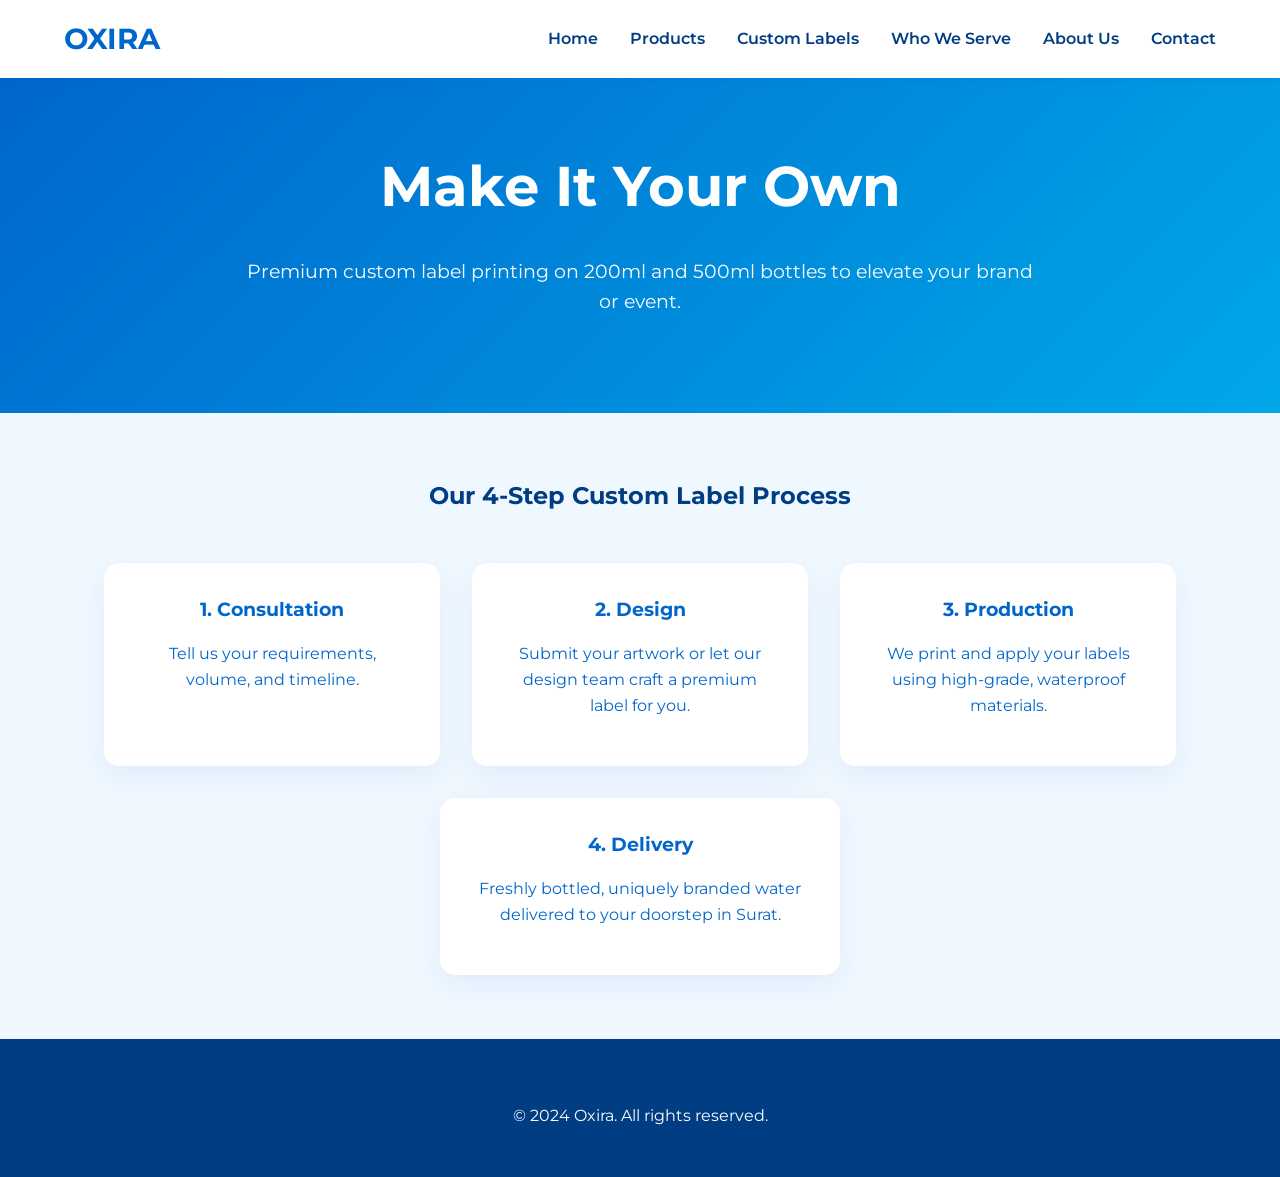
<file: custom-labels.html>
<!DOCTYPE html>
<html lang="en">
<head>
    <meta charset="UTF-8">
    <meta name="viewport" content="width=device-width, initial-scale=1.0">
    <title>Custom Label Water Bottles | Oxira</title>
    <meta name="description" content="Get custom branded water bottles for your wedding, corporate event, or hospitality business with Oxira.">
    <link rel="stylesheet" href="styles.css">
</head>
<body>

<header>
    <nav>
        <a href="index.html" class="logo">OXIRA</a>
        <ul class="nav-links">
            <li><a href="index.html">Home</a></li>
            <li><a href="products.html">Products</a></li>
            <li><a href="custom-labels.html">Custom Labels</a></li>
            <li><a href="serve.html">Who We Serve</a></li>
            <li><a href="about.html">About Us</a></li>
            <li><a href="contact.html">Contact</a></li>
        </ul>
    </nav>
</header>

<section class="hero" style="padding: 4rem 5%;">
    <h1>Make It Your Own</h1>
    <p>Premium custom label printing on 200ml and 500ml bottles to elevate your brand or event.</p>
</section>

<section class="container">
    <h2 style="text-align: center;">Our 4-Step Custom Label Process</h2>
    <div class="grid-3" style="margin-top: 3rem;">
        <div class="card">
            <h3>1. Consultation</h3>
            <p>Tell us your requirements, volume, and timeline.</p>
        </div>
        <div class="card">
            <h3>2. Design</h3>
            <p>Submit your artwork or let our design team craft a premium label for you.</p>
        </div>
        <div class="card">
            <h3>3. Production</h3>
            <p>We print and apply your labels using high-grade, waterproof materials.</p>
        </div>
        <div class="card" style="grid-column: 1 / -1; max-width: 400px; margin: 0 auto;">
            <h3>4. Delivery</h3>
            <p>Freshly bottled, uniquely branded water delivered to your doorstep in Surat.</p>
        </div>
    </div>
</section>

<footer>
    <p>&copy; 2024 Oxira. All rights reserved.</p>
</footer>
<script>
    const hamburger = document.getElementById('hamburger');
    const navLinks = document.querySelector('.nav-links');

    hamburger.addEventListener('click', () => {
        // Toggle the menu open/close
        navLinks.classList.toggle('active');
        // Animate the hamburger to an X
        hamburger.classList.toggle('toggle');
    });
</script>
</body>
</html>
</file>
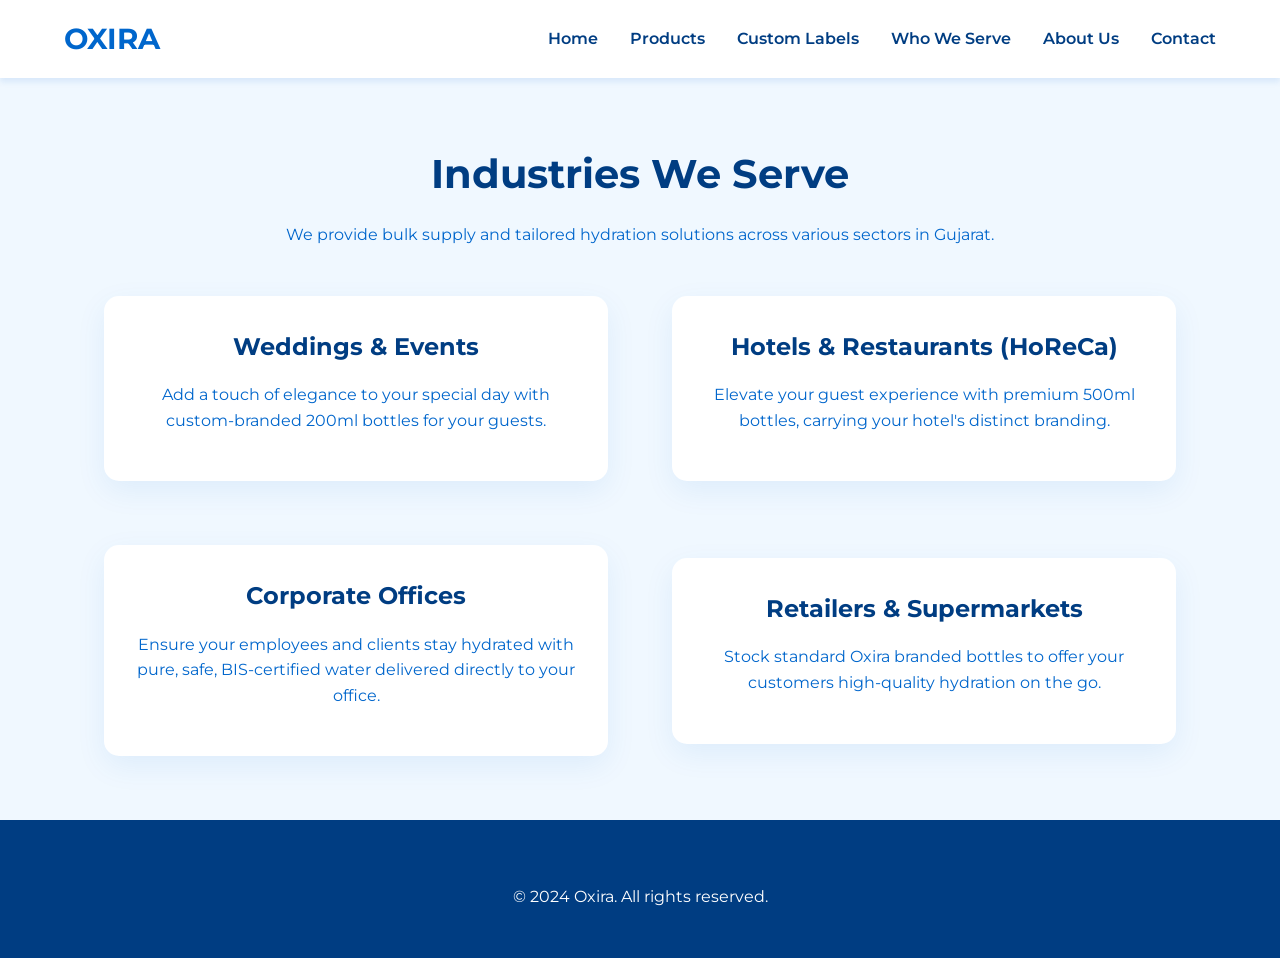
<file: serve.html>
<!DOCTYPE html>
<html lang="en">
<head>
    <meta charset="UTF-8">
    <meta name="viewport" content="width=device-width, initial-scale=1.0">
    <title>Who We Serve | Oxira</title>
    <link rel="stylesheet" href="styles.css">
</head>
<body>

<header>
    <nav>
        <a href="index.html" class="logo">OXIRA</a>
        <ul class="nav-links">
            <li><a href="index.html">Home</a></li>
            <li><a href="products.html">Products</a></li>
            <li><a href="custom-labels.html">Custom Labels</a></li>
            <li><a href="serve.html">Who We Serve</a></li>
            <li><a href="about.html">About Us</a></li>
            <li><a href="contact.html">Contact</a></li>
        </ul>
    </nav>
</header>

<section class="container">
    <h1 style="text-align: center; font-size: 2.5rem;">Industries We Serve</h1>
    <p style="text-align: center; max-width: 800px; margin: 0 auto 3rem;">We provide bulk supply and tailored hydration solutions across various sectors in Gujarat.</p>
    
    <div class="grid-2">
        <div class="card">
            <h2>Weddings & Events</h2>
            <p>Add a touch of elegance to your special day with custom-branded 200ml bottles for your guests.</p>
        </div>
        <div class="card">
            <h2>Hotels & Restaurants (HoReCa)</h2>
            <p>Elevate your guest experience with premium 500ml bottles, carrying your hotel's distinct branding.</p>
        </div>
        <div class="card">
            <h2>Corporate Offices</h2>
            <p>Ensure your employees and clients stay hydrated with pure, safe, BIS-certified water delivered directly to your office.</p>
        </div>
        <div class="card">
            <h2>Retailers & Supermarkets</h2>
            <p>Stock standard Oxira branded bottles to offer your customers high-quality hydration on the go.</p>
        </div>
    </div>
</section>

<footer>
    <p>&copy; 2024 Oxira. All rights reserved.</p>
</footer>
<script>
    const hamburger = document.getElementById('hamburger');
    const navLinks = document.querySelector('.nav-links');

    hamburger.addEventListener('click', () => {
        // Toggle the menu open/close
        navLinks.classList.toggle('active');
        // Animate the hamburger to an X
        hamburger.classList.toggle('toggle');
    });
</script>
</body>
</html>
</file>
<file: styles.css>
/* styles.css */
@import url('https://fonts.googleapis.com/css2?family=Montserrat:wght@300;400;600;700&display=swap');

:root {
    --primary-blue: #0066CC;
    --deep-ocean: #003D82;
    --aqua-light: #00A8E8;
    --water-gradient: linear-gradient(135deg, #0066CC 0%, #00A8E8 100%);
    --bg-light: #F0F8FF;
    --white: #FFFFFF;
}

* {
    margin: 0;
    padding: 0;
    box-sizing: border-box;
    font-family: 'Montserrat', sans-serif;
}

body {
    background-color: var(--bg-light);
    color: var(--deep-ocean); /* Keeping font color blue */
    line-height: 1.6;
}

h1, h2, h3, h4 {
    color: var(--deep-ocean);
    font-weight: 700;
    margin-bottom: 1rem;
}

p {
    color: var(--primary-blue);
    font-weight: 400;
    margin-bottom: 1rem;
}

/* Navigation */
header {
    background: var(--white);
    box-shadow: 0 4px 6px rgba(0, 102, 204, 0.1);
    position: sticky;
    top: 0;
    z-index: 1000;
}

nav {
    display: flex;
    justify-content: space-between;
    align-items: center;
    padding: 1rem 5%;
    max-width: 1400px;
    margin: 0 auto;
}

.logo {
    font-size: 1.8rem;
    font-weight: 700;
    color: var(--primary-blue);
    text-decoration: none;
    display: flex;
    align-items: center;
    gap: 10px;
}

.nav-links {
    list-style: none;
    display: flex;
    gap: 2rem;
}

.nav-links a {
    text-decoration: none;
    color: var(--deep-ocean);
    font-weight: 600;
    transition: color 0.3s ease;
}

.nav-links a:hover {
    color: var(--aqua-light);
}

/* Hero Section */
.hero {
    background: var(--water-gradient);
    color: var(--white);
    padding: 6rem 5%;
    text-align: center;
}

.hero h1, .hero p {
    color: var(--white); /* White for contrast on gradient */
}

.hero h1 {
    font-size: 3.5rem;
    margin-bottom: 1.5rem;
}

.hero p {
    font-size: 1.2rem;
    max-width: 800px;
    margin: 0 auto 2rem;
}

.btn {
    display: inline-block;
    background: var(--white);
    color: var(--primary-blue);
    padding: 0.8rem 2rem;
    border-radius: 30px;
    text-decoration: none;
    font-weight: 700;
    transition: transform 0.3s ease, box-shadow 0.3s ease;
}

.btn:hover {
    transform: translateY(-3px);
    box-shadow: 0 10px 20px rgba(0,0,0,0.1);
}

/* Layouts & Cards */
.container {
    max-width: 1200px;
    margin: 4rem auto;
    padding: 0 5%;
}

.grid-2 {
    display: grid;
    grid-template-columns: 1fr 1fr;
    gap: 4rem;
    align-items: center;
}

.grid-3 {
    display: grid;
    grid-template-columns: repeat(auto-fit, minmax(300px, 1fr));
    gap: 2rem;
}

.card {
    background: var(--white);
    padding: 2rem;
    border-radius: 15px;
    box-shadow: 0 10px 30px rgba(0, 102, 204, 0.08);
    text-align: center;
    transition: transform 0.3s ease;
}

.card:hover {
    transform: translateY(-10px);
}

.card h3 {
    color: var(--primary-blue);
}

/* Form Styling */
.form-group {
    margin-bottom: 1.5rem;
}

input, select, textarea {
    width: 100%;
    padding: 1rem;
    border: 2px solid rgba(0, 102, 204, 0.2);
    border-radius: 8px;
    font-family: 'Montserrat', sans-serif;
    color: var(--deep-ocean);
}

input:focus, select:focus, textarea:focus {
    outline: none;
    border-color: var(--primary-blue);
}

button[type="submit"] {
    background: var(--water-gradient);
    color: var(--white);
    border: none;
    cursor: pointer;
    width: 100%;
}

/* Footer */
footer {
    background: var(--deep-ocean);
    color: var(--white);
    padding: 4rem 5% 2rem;
    text-align: center;
}

footer p, footer h4 {
    color: var(--white);
}

/* --- NEW RESPONSIVE MOBILE MENU --- */

/* Hide the hamburger icon on desktop */
.hamburger {
    display: none;
    cursor: pointer;
    flex-direction: column;
    gap: 5px;
    z-index: 1001;
}

/* Style the three lines of the hamburger */
.hamburger span {
    width: 25px;
    height: 3px;
    background-color: var(--primary-blue);
    transition: all 0.3s ease;
}

/* Mobile Screens (Tablets and Phones) */
@media (max-width: 768px) {
    .hamburger {
        display: flex; /* Show hamburger on mobile */
    }

    .nav-links {
        display: flex;
        flex-direction: column;
        position: absolute;
        top: 100%; /* Appears right below the header */
        left: -100%; /* Hides the menu off-screen to the left */
        width: 100%;
        background-color: var(--white);
        text-align: center;
        padding: 2rem 0;
        box-shadow: 0 10px 10px rgba(0, 102, 204, 0.1);
        transition: left 0.4s ease; /* Smooth sliding animation */
    }

    /* This class is added by JavaScript when the button is clicked */
    .nav-links.active {
        left: 0; 
    }

    .nav-links li {
        margin: 1.5rem 0; /* Space out the links more on mobile */
    }

    /* Animate the hamburger icon into an "X" when open */
    .hamburger.toggle span:nth-child(1) {
        transform: translateY(8px) rotate(45deg);
    }
    .hamburger.toggle span:nth-child(2) {
        opacity: 0;
    }
    .hamburger.toggle span:nth-child(3) {
        transform: translateY(-8px) rotate(-45deg);
    }

    /* Fix layout for other elements on mobile */
    .grid-2 {
        grid-template-columns: 1fr;
    }
    .hero h1 {
        font-size: 2.5rem;
    }
}
</file>
